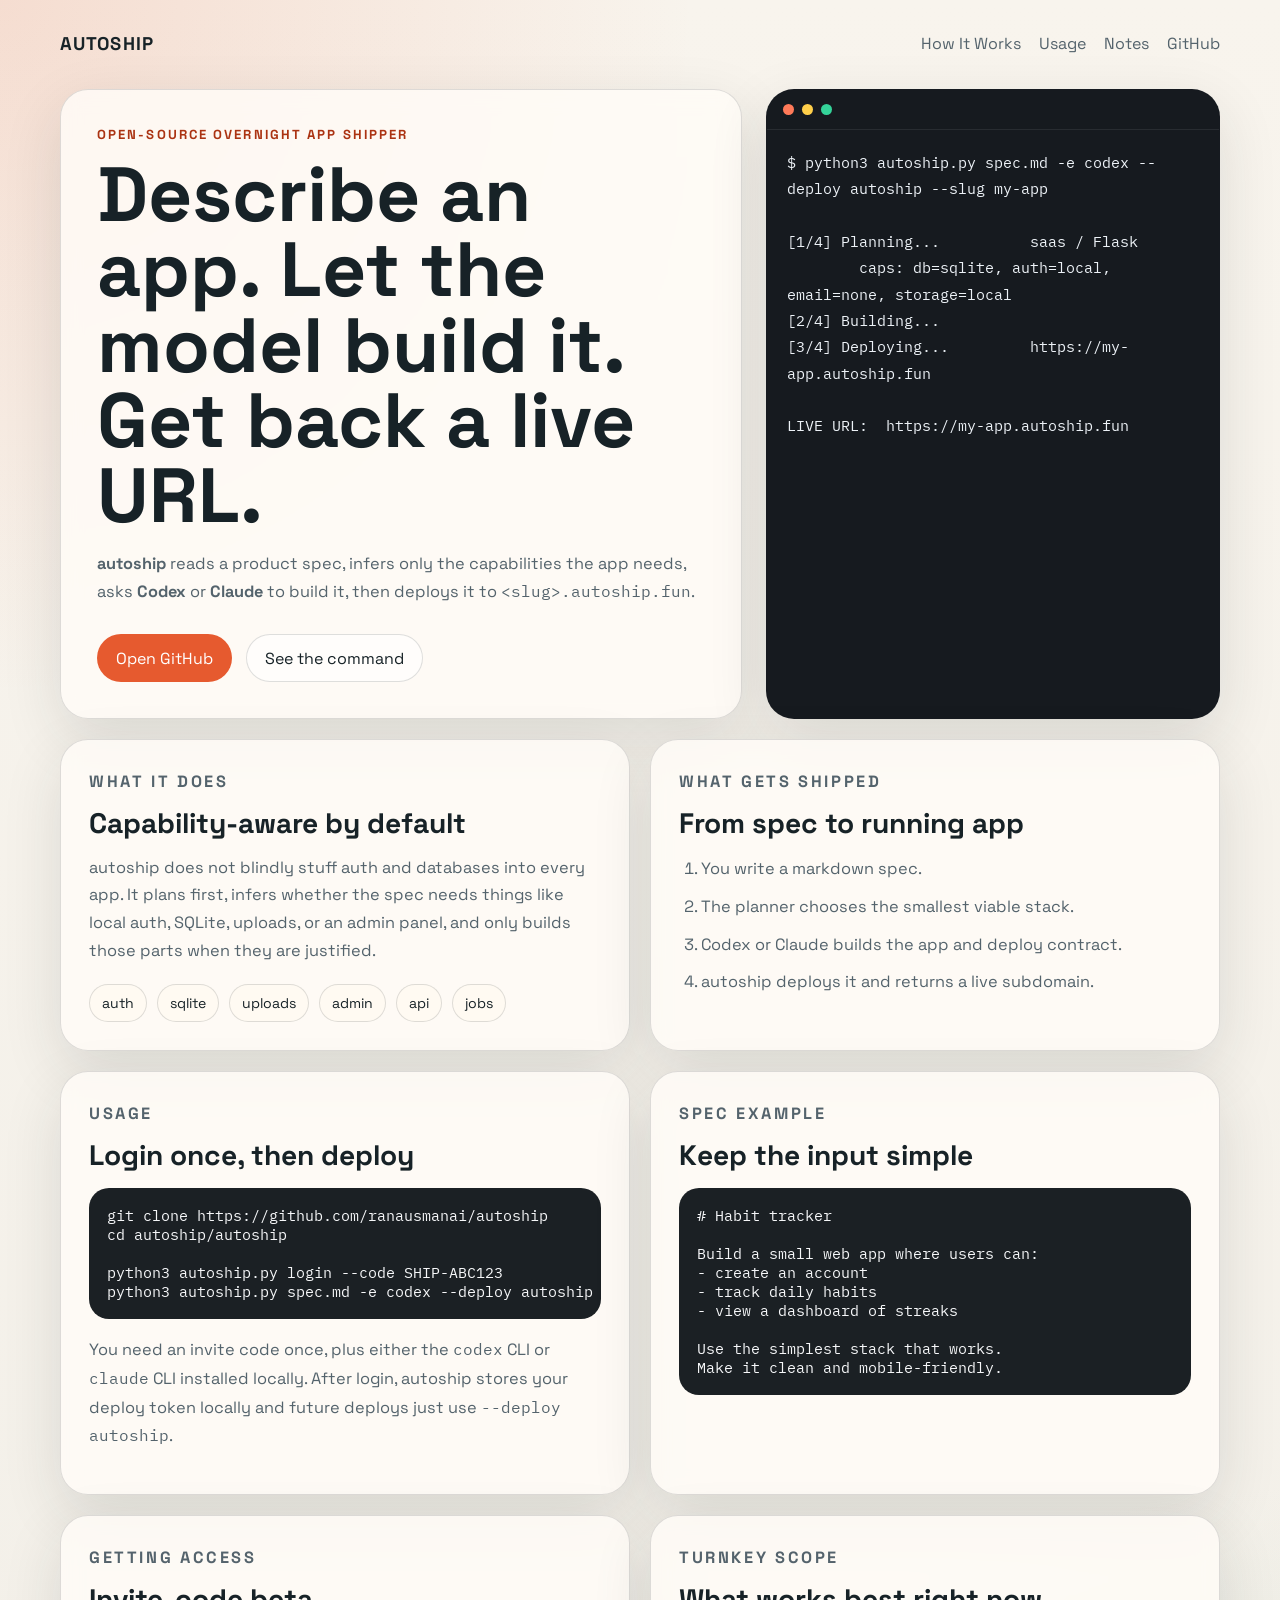
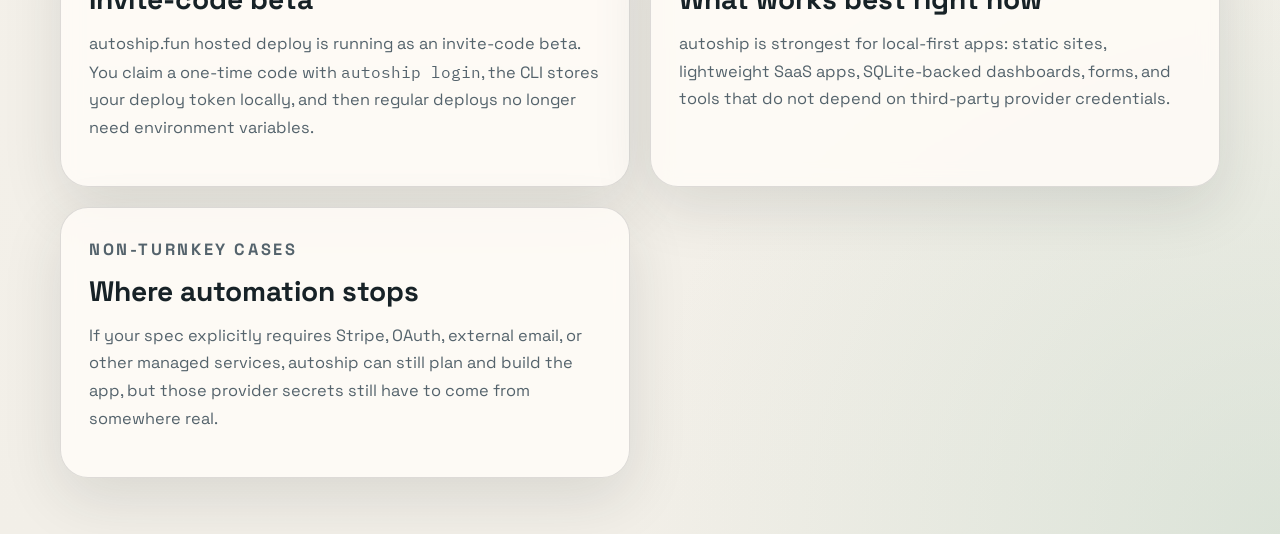
<file: autoship/site/index.html>
<!doctype html>
<html lang="en">
  <head>
    <meta charset="utf-8" />
    <meta name="viewport" content="width=device-width, initial-scale=1" />
    <title>autoship</title>
    <meta
      name="description"
      content="Describe a web app, let Codex or Claude build it, and get back a live autoship.fun subdomain."
    />
    <meta name="theme-color" content="#f2efe8" />
    <meta property="og:type" content="website" />
    <meta property="og:site_name" content="autoship" />
    <meta property="og:title" content="autoship" />
    <meta
      property="og:description"
      content="Describe a web app, let Codex or Claude build it, and get back a live autoship.fun subdomain."
    />
    <meta property="og:url" content="https://autoship.fun/" />
    <meta property="og:image" content="https://autoship.fun/og-card.svg" />
    <meta property="og:image:type" content="image/svg+xml" />
    <meta property="og:image:width" content="1200" />
    <meta property="og:image:height" content="630" />
    <meta name="twitter:card" content="summary_large_image" />
    <meta name="twitter:title" content="autoship" />
    <meta
      name="twitter:description"
      content="Describe a web app, let Codex or Claude build it, and get back a live autoship.fun subdomain."
    />
    <meta name="twitter:image" content="https://autoship.fun/og-card.svg" />
    <link rel="icon" href="favicon.svg" type="image/svg+xml" />
    <link rel="preconnect" href="https://fonts.googleapis.com" />
    <link rel="preconnect" href="https://fonts.gstatic.com" crossorigin />
    <link
      href="https://fonts.googleapis.com/css2?family=IBM+Plex+Mono:wght@400;500&family=Space+Grotesk:wght@400;500;700&display=swap"
      rel="stylesheet"
    />
    <link rel="stylesheet" href="styles.css" />
  </head>
  <body>
    <div class="page-shell">
      <header class="topbar">
        <a class="brand" href="/">autoship</a>
        <nav class="topnav">
          <a href="#how">How It Works</a>
          <a href="#use">Usage</a>
          <a href="#notes">Notes</a>
          <a href="https://github.com/ranausmanai/autoship" target="_blank" rel="noreferrer">GitHub</a>
        </nav>
      </header>

      <main>
        <section class="hero">
          <div class="hero-copy">
            <p class="eyebrow">Open-source overnight app shipper</p>
            <h1>Describe an app. Let the model build it. Get back a live URL.</h1>
            <p class="lede">
              <strong>autoship</strong> reads a product spec, infers only the capabilities the app needs,
              asks <strong>Codex</strong> or <strong>Claude</strong> to build it, then deploys it to
              <code>&lt;slug&gt;.autoship.fun</code>.
            </p>
            <div class="hero-actions">
              <a class="button primary" href="https://github.com/ranausmanai/autoship" target="_blank" rel="noreferrer">Open GitHub</a>
              <a class="button secondary" href="#use">See the command</a>
            </div>
          </div>

          <aside class="terminal-card" aria-label="Example autoship run">
            <div class="terminal-bar">
              <span></span><span></span><span></span>
            </div>
            <pre><code>$ python3 autoship.py spec.md -e codex --deploy autoship --slug my-app

[1/4] Planning...          saas / Flask
        caps: db=sqlite, auth=local, email=none, storage=local
[2/4] Building...
[3/4] Deploying...         https://my-app.autoship.fun

LIVE URL:  https://my-app.autoship.fun</code></pre>
          </aside>
        </section>

        <section class="grid" id="how">
          <article class="panel">
            <p class="panel-kicker">What It Does</p>
            <h2>Capability-aware by default</h2>
            <p>
              autoship does not blindly stuff auth and databases into every app. It plans first, infers
              whether the spec needs things like local auth, SQLite, uploads, or an admin panel, and only
              builds those parts when they are justified.
            </p>
            <div class="chip-row">
              <span>auth</span>
              <span>sqlite</span>
              <span>uploads</span>
              <span>admin</span>
              <span>api</span>
              <span>jobs</span>
            </div>
          </article>

          <article class="panel">
            <p class="panel-kicker">What Gets Shipped</p>
            <h2>From spec to running app</h2>
            <ol class="steps">
              <li>You write a markdown spec.</li>
              <li>The planner chooses the smallest viable stack.</li>
              <li>Codex or Claude builds the app and deploy contract.</li>
              <li>autoship deploys it and returns a live subdomain.</li>
            </ol>
          </article>
        </section>

        <section class="split" id="use">
          <article class="panel wide">
            <p class="panel-kicker">Usage</p>
            <h2>Login once, then deploy</h2>
            <pre><code>git clone https://github.com/ranausmanai/autoship
cd autoship/autoship

python3 autoship.py login --code SHIP-ABC123
python3 autoship.py spec.md -e codex --deploy autoship --slug my-app</code></pre>
            <p class="small">
              You need an invite code once, plus either the <code>codex</code> CLI or <code>claude</code> CLI installed locally.
              After login, autoship stores your deploy token locally and future deploys just use <code>--deploy autoship</code>.
            </p>
          </article>

          <article class="panel wide">
            <p class="panel-kicker">Spec Example</p>
            <h2>Keep the input simple</h2>
            <pre><code># Habit tracker

Build a small web app where users can:
- create an account
- track daily habits
- view a dashboard of streaks

Use the simplest stack that works.
Make it clean and mobile-friendly.</code></pre>
          </article>
        </section>

        <section class="grid" id="notes">
          <article class="panel">
            <p class="panel-kicker">Getting Access</p>
            <h2>Invite-code beta</h2>
            <p>
              autoship.fun hosted deploy is running as an invite-code beta. You claim a one-time code with
              <code>autoship login</code>, the CLI stores your deploy token locally, and then regular deploys
              no longer need environment variables.
            </p>
          </article>

          <article class="panel">
            <p class="panel-kicker">Turnkey Scope</p>
            <h2>What works best right now</h2>
            <p>
              autoship is strongest for local-first apps: static sites, lightweight SaaS apps, SQLite-backed
              dashboards, forms, and tools that do not depend on third-party provider credentials.
            </p>
          </article>

          <article class="panel">
            <p class="panel-kicker">Non-turnkey Cases</p>
            <h2>Where automation stops</h2>
            <p>
              If your spec explicitly requires Stripe, OAuth, external email, or other managed services,
              autoship can still plan and build the app, but those provider secrets still have to come from
              somewhere real.
            </p>
          </article>
        </section>
      </main>
    </div>
  </body>
</html>
</file>
<file: autoship/site/styles.css>
:root {
  --bg: #f2efe8;
  --ink: #172227;
  --muted: #54636c;
  --line: rgba(23, 34, 39, 0.14);
  --surface: rgba(255, 252, 247, 0.84);
  --surface-strong: #fffaf2;
  --accent: #e65a2f;
  --accent-deep: #ab3312;
  --sage: #bed4c4;
  --shadow: 0 20px 60px rgba(34, 39, 43, 0.12);
}

* {
  box-sizing: border-box;
}

html {
  scroll-behavior: smooth;
}

body {
  margin: 0;
  min-height: 100vh;
  color: var(--ink);
  background:
    radial-gradient(circle at top left, rgba(230, 90, 47, 0.15), transparent 28%),
    radial-gradient(circle at bottom right, rgba(190, 212, 196, 0.44), transparent 26%),
    linear-gradient(180deg, #f8f4ed 0%, var(--bg) 100%);
  font-family: "Space Grotesk", sans-serif;
}

a {
  color: inherit;
  text-decoration: none;
}

code,
pre {
  font-family: "IBM Plex Mono", monospace;
}

.page-shell {
  width: min(1160px, calc(100vw - 32px));
  margin: 0 auto;
  padding: 18px 0 56px;
}

.topbar {
  display: flex;
  justify-content: space-between;
  align-items: center;
  gap: 16px;
  padding: 14px 0 24px;
}

.brand {
  font-size: 1.15rem;
  font-weight: 700;
  letter-spacing: 0.06em;
  text-transform: uppercase;
}

.topnav {
  display: flex;
  gap: 18px;
  flex-wrap: wrap;
  color: var(--muted);
}

.hero {
  display: grid;
  grid-template-columns: minmax(0, 1.2fr) minmax(320px, 0.8fr);
  gap: 24px;
  align-items: stretch;
  margin-top: 10px;
}

.hero-copy,
.panel,
.terminal-card {
  border: 1px solid var(--line);
  border-radius: 28px;
  background: var(--surface);
  backdrop-filter: blur(10px);
  box-shadow: var(--shadow);
}

.hero-copy {
  padding: 36px;
}

.eyebrow,
.panel-kicker {
  margin: 0 0 14px;
  color: var(--accent-deep);
  font-size: 0.82rem;
  font-weight: 700;
  letter-spacing: 0.16em;
  text-transform: uppercase;
}

h1,
h2 {
  margin: 0;
  line-height: 0.98;
}

h1 {
  font-size: clamp(3rem, 6vw, 5.4rem);
  max-width: 12ch;
}

h2 {
  font-size: clamp(1.6rem, 2.2vw, 2.3rem);
  margin-bottom: 14px;
}

.lede,
.panel p,
.small,
.steps {
  color: var(--muted);
  line-height: 1.7;
  font-size: 1.02rem;
}

.hero-actions {
  display: flex;
  gap: 14px;
  flex-wrap: wrap;
  margin-top: 28px;
}

.button {
  display: inline-flex;
  align-items: center;
  justify-content: center;
  min-height: 48px;
  padding: 0 18px;
  border-radius: 999px;
  border: 1px solid var(--line);
  transition: transform 120ms ease, border-color 120ms ease, background 120ms ease;
}

.button:hover {
  transform: translateY(-1px);
}

.button.primary {
  background: var(--accent);
  color: white;
  border-color: transparent;
}

.button.secondary {
  background: rgba(255, 255, 255, 0.55);
}

.terminal-card {
  overflow: hidden;
  background: #161a1f;
  color: #edf2f7;
}

.terminal-bar {
  display: flex;
  gap: 8px;
  padding: 14px 16px;
  border-bottom: 1px solid rgba(255, 255, 255, 0.08);
}

.terminal-bar span {
  width: 11px;
  height: 11px;
  border-radius: 50%;
  background: #44505a;
}

.terminal-bar span:nth-child(1) { background: #ff7a59; }
.terminal-bar span:nth-child(2) { background: #ffcf4a; }
.terminal-bar span:nth-child(3) { background: #34d399; }

.terminal-card pre {
  margin: 0;
  padding: 20px;
  white-space: pre-wrap;
  line-height: 1.75;
  font-size: 0.94rem;
}

.grid,
.split {
  display: grid;
  gap: 20px;
  margin-top: 20px;
}

.grid {
  grid-template-columns: repeat(2, minmax(0, 1fr));
}

.split {
  grid-template-columns: repeat(2, minmax(0, 1fr));
}

.panel {
  padding: 28px;
}

.wide {
  min-height: 100%;
}

.panel pre {
  margin: 18px 0 0;
  padding: 18px;
  border-radius: 20px;
  background: #1b2024;
  color: #f6f7f9;
  overflow-x: auto;
  font-size: 0.92rem;
}

.chip-row {
  display: flex;
  gap: 10px;
  flex-wrap: wrap;
  margin-top: 20px;
}

.chip-row span {
  padding: 9px 12px;
  border-radius: 999px;
  background: var(--surface-strong);
  border: 1px solid var(--line);
  font-size: 0.88rem;
}

.steps {
  margin: 18px 0 0;
  padding-left: 22px;
}

.steps li + li {
  margin-top: 10px;
}

@media (max-width: 920px) {
  .hero,
  .grid,
  .split {
    grid-template-columns: 1fr;
  }

  .page-shell {
    width: min(100vw - 20px, 1160px);
  }

  .hero-copy,
  .panel {
    padding: 24px;
  }

  .topbar {
    align-items: flex-start;
    flex-direction: column;
  }
}
</file>
